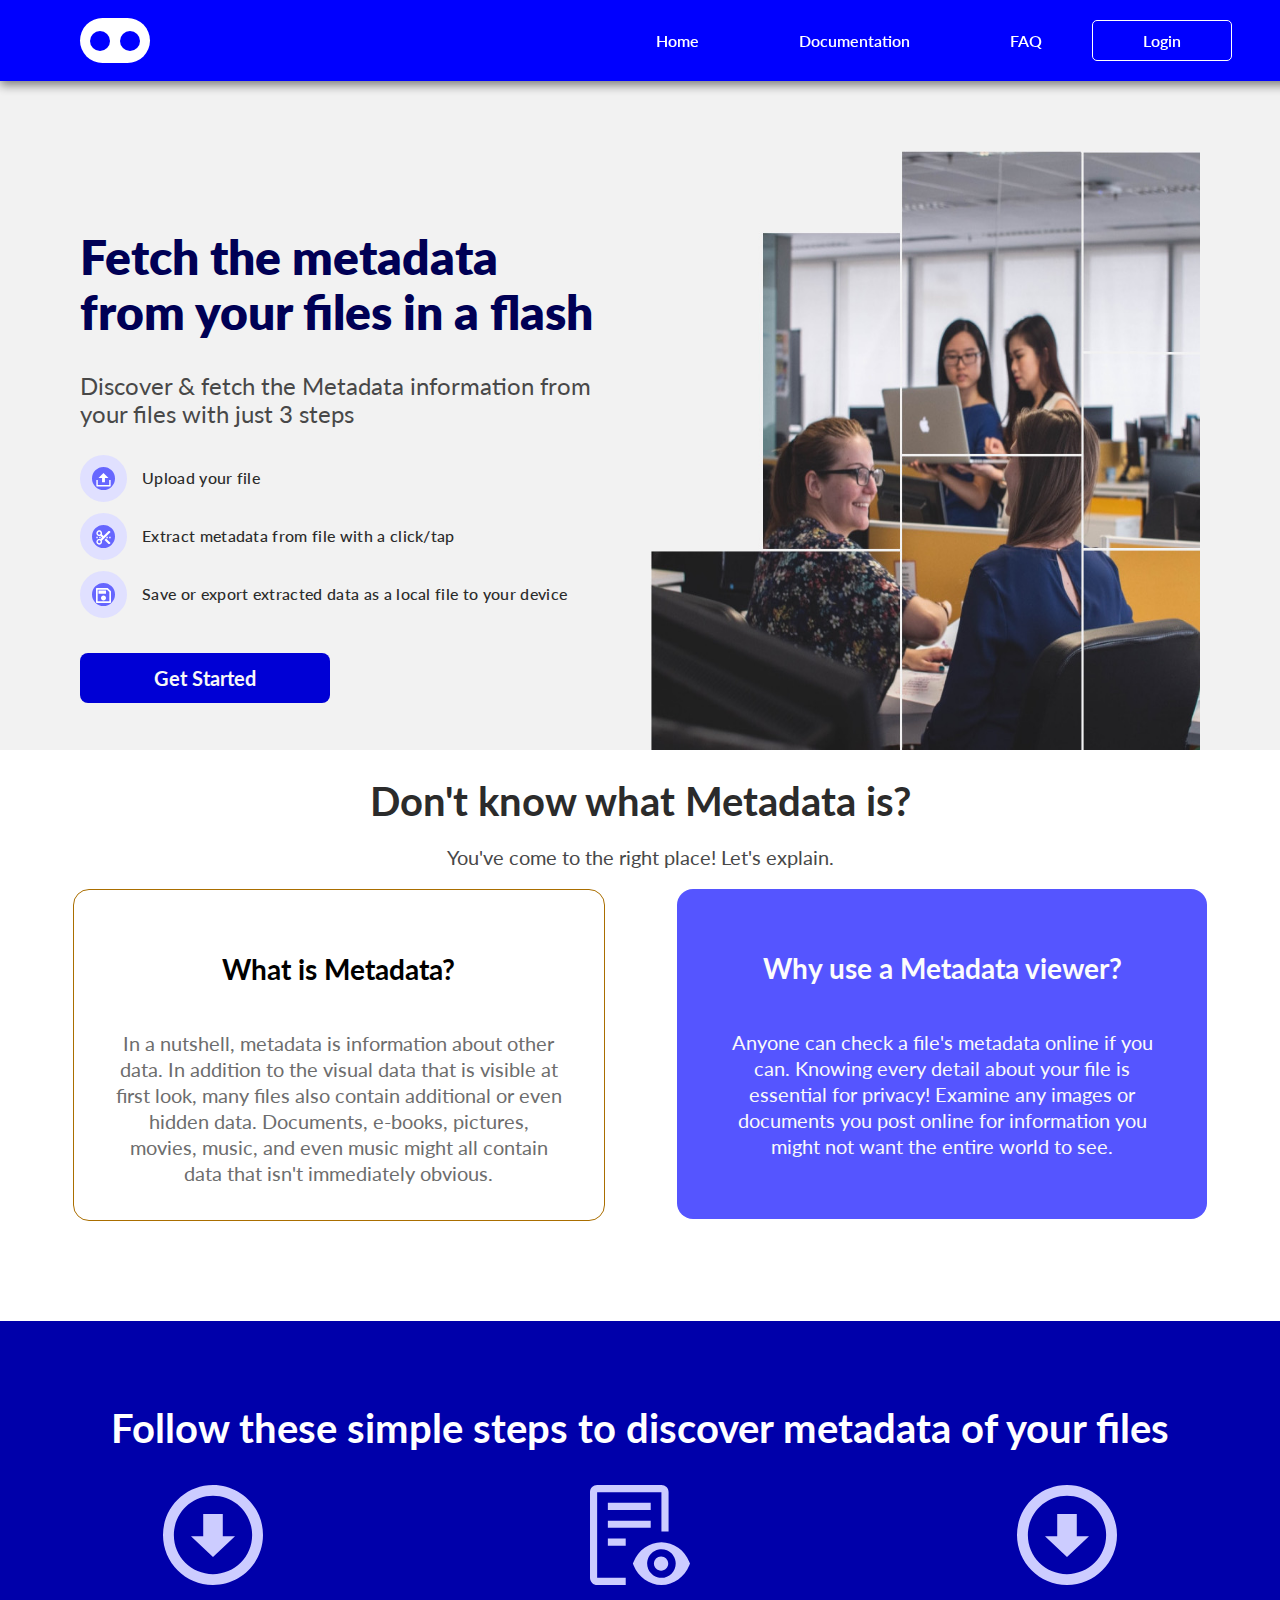
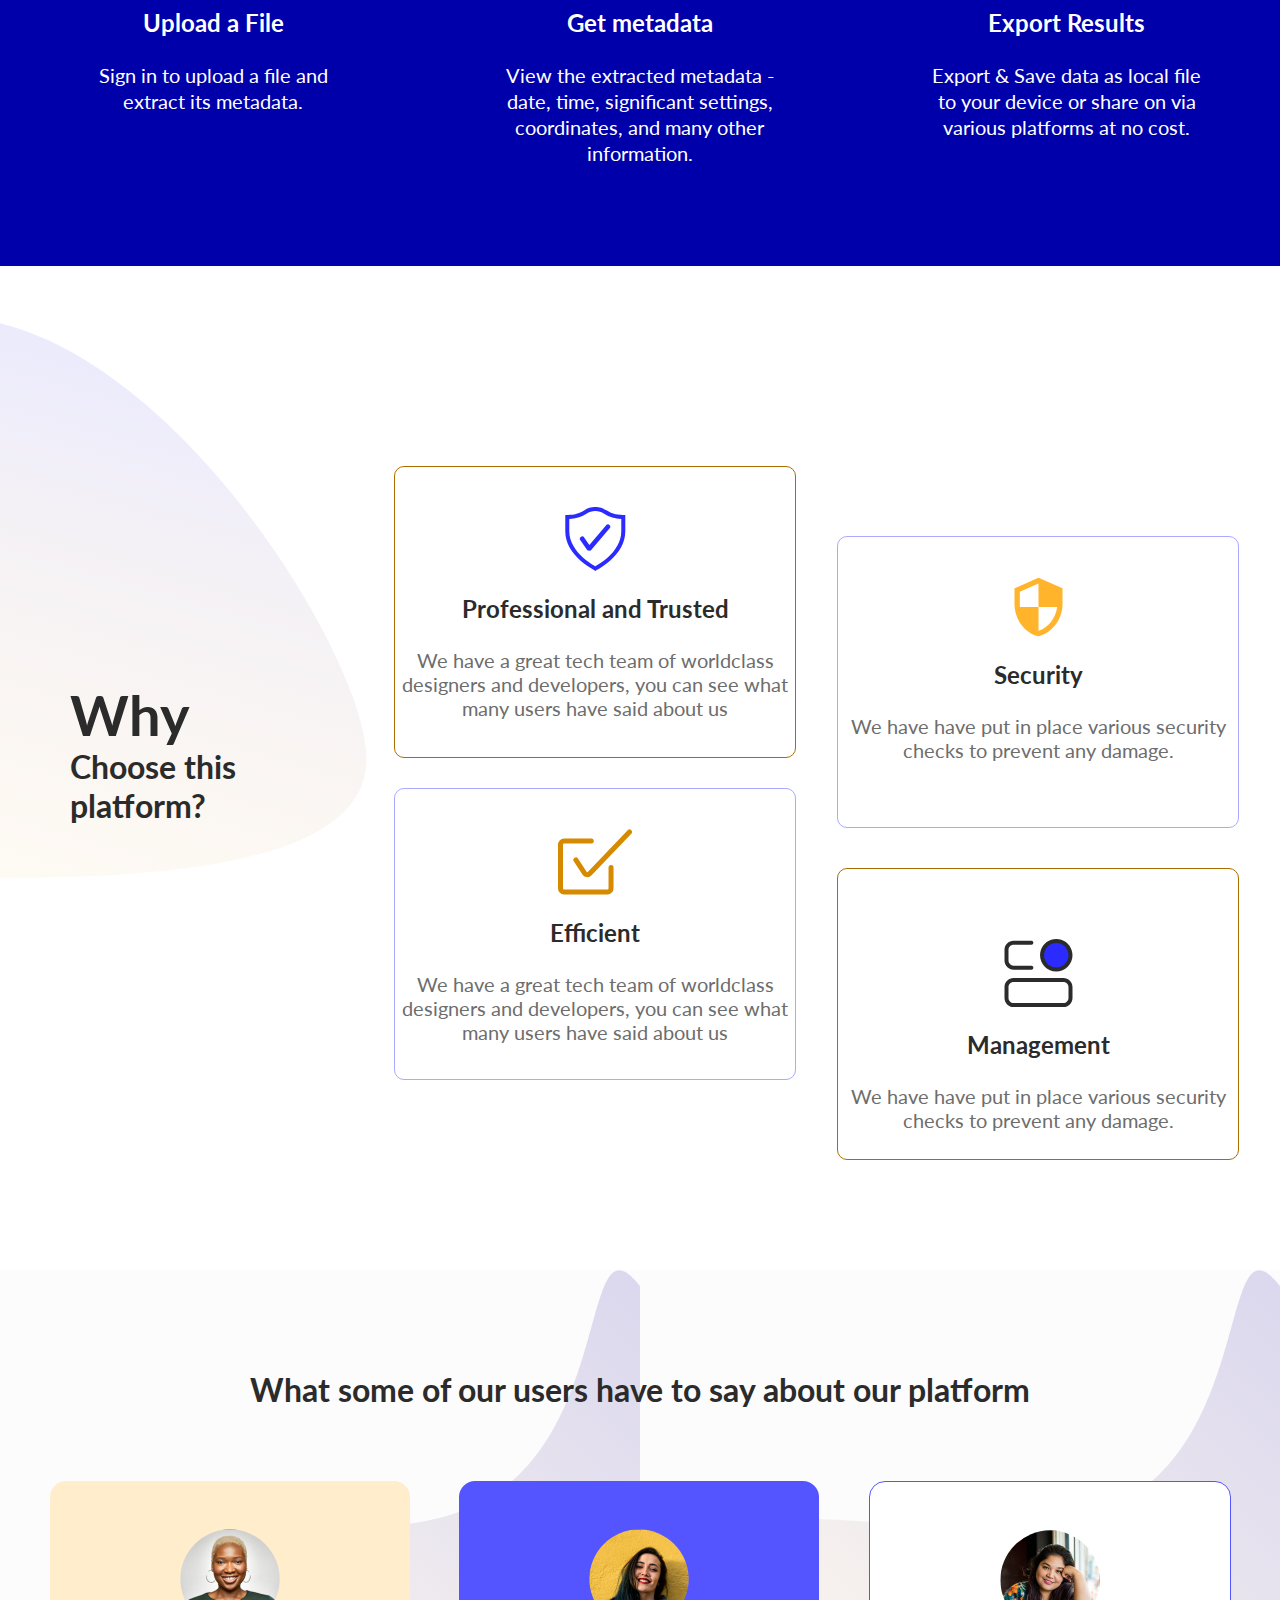
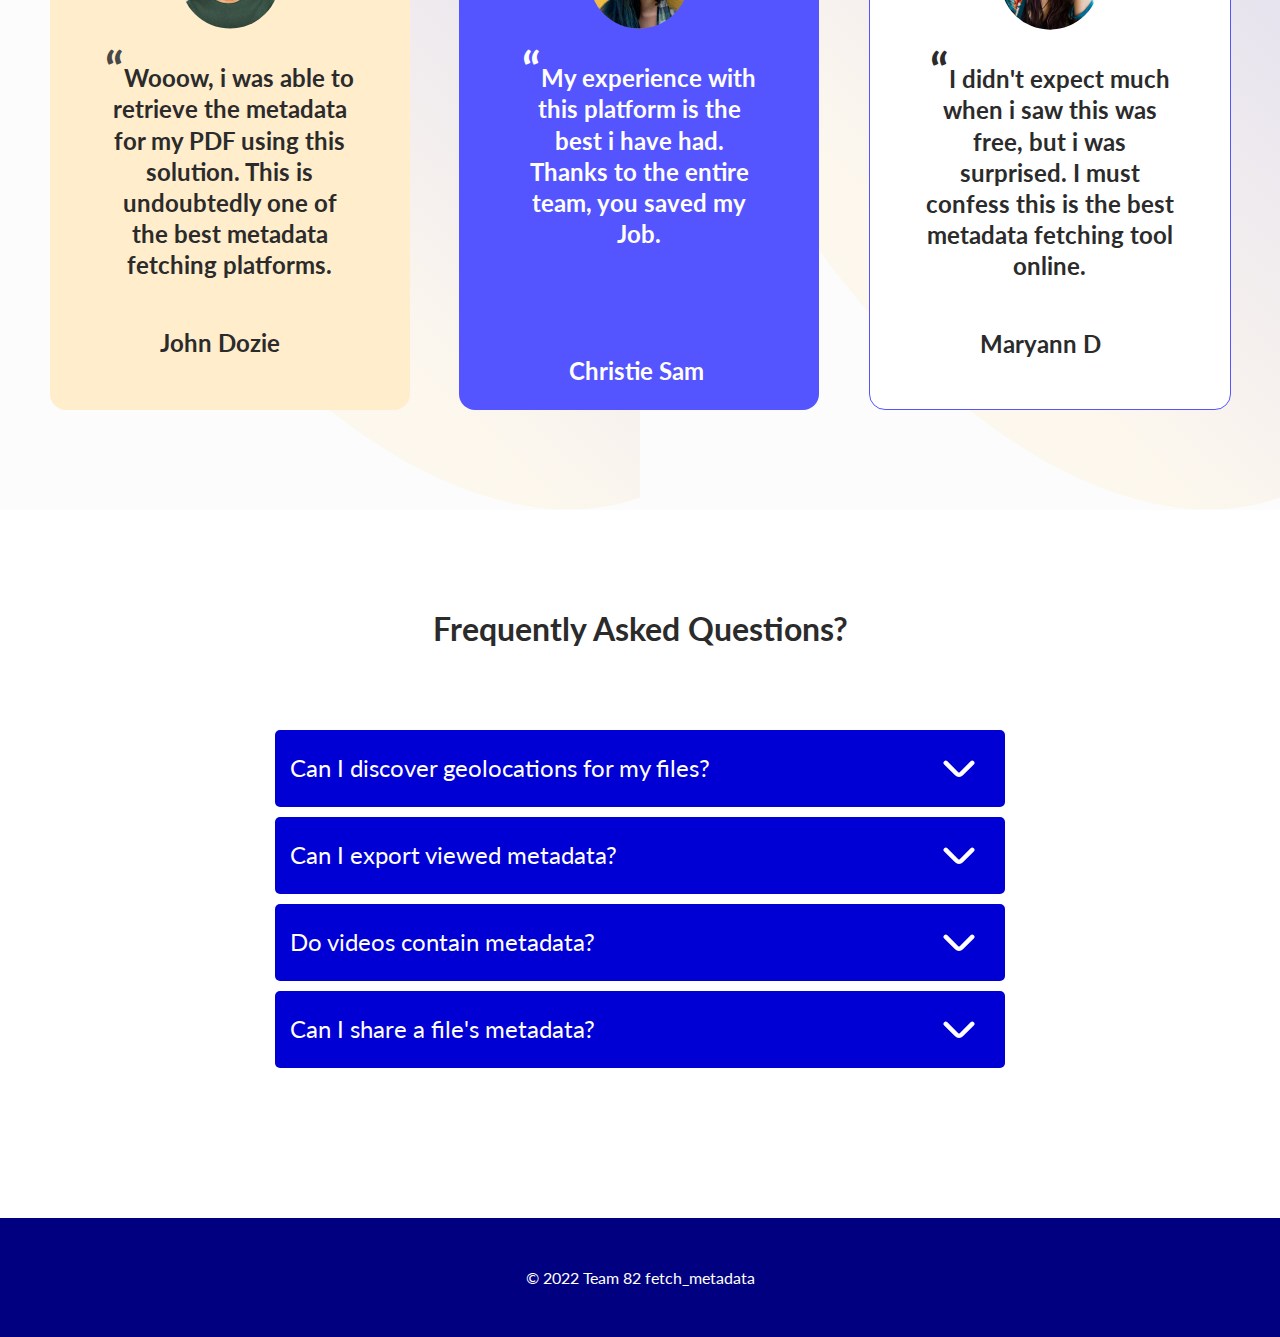
<file: landing page/landing page.html>
<!DOCTYPE html>
<html lang="en">

<head>
  <meta charset="UTF-8">
  <meta http-equiv="X-UA-Compatible" content="IE=edge">
  <meta name="viewport" content="width=device-width, initial-scale=1.0">
  <title>Fetch MetaData</title>

  <script src="https://code.jquery.com/jquery-3.4.1.slim.min.js"
    integrity="sha384-J6qa4849blE2+poT4WnyKhv5vZF5SrPo0iEjwBvKU7imGFAV0wwj1yYfoRSJoZ+n"
    crossorigin="anonymous"></script>

  <script src="https://code.jquery.com/jquery-3.6.0.js" integrity="sha256-H+K7U5CnXl1h5ywQfKtSj8PCmoN9aaq30gDh27Xc0jk="
    crossorigin="anonymous"></script>

  <link rel="stylesheet" href="/landing page/css/style.css">
  <link rel="preconnect" href="https://fonts.googleapis.com">
  <link rel="preconnect" href="https://fonts.gstatic.com" crossorigin>
  <link href="https://fonts.googleapis.com/css2?family=Lato&display=swap" rel="stylesheet">
  <link href="https://fonts.googleapis.com/icon?family=Material+Icons" rel="stylesheet">
</head>

<body>
  <header>
    <div class="hamburger-menu">
      <ul class="menu">
        <li><a class="menuItem" href="#home">Home</a></li>
        <li><a class="menuItem" href="/documentation page/docs.html">Documentation</a></li>
        <li><a class="menuItem" href="#faq">FAQ</a></li>
        <li><a class="menuItem" href="">Login</a></li>
      </ul>
      <button class="hamburger-img">
        <!-- material icons https://material.io/resources/icons/ -->
        <img class="menuIcon" src="/landing page/images/hamburger.png">
        <i class="closeIcon material-icons" id="close" style="filter: brightness(0) invert(1);">close</i>
      </button>
      <div class="logo-header">
        <div class="logo"></div>
        <div class="logo"></div>
      </div>
    </div>
    <nav>
      <div class="logo-header">
        <div class="logo"></div>
        <div class="logo"></div>
      </div>
      <div class="header-text">
        <a href="#home" style="text-decoration: none; border: none;">Home</a>
        <a href="/documentation page/docs.html" class="documentation"
          style="text-decoration: none; border: none;">Documentation</a>
        <a href="#faq" class="documentation" style="text-decoration: none; border: none;">FAQ</a>
        <a class="sign-in" id="sign-in" href="/SignIn Page/login.html">Login</a>
      </div>
    </nav>
  </header>
  <main>
    <div class="landing" id="home">
      <div class="landing-text">
        <div class="text">
          <h1>Fetch the metadata from your files in a flash</h1>
          <h2>Discover & fetch the Metadata information from your files with just 3 steps</h2>
          <div class="burger">
            <div class="burg"><img class="hamburger" src="/landing page/images/upload-file.svg" alt=""></div>
            <p>Upload your file</p>
          </div>
          <div class="burger">
            <div class="burg"><img class="hamburger" src="/landing page/images/extract.svg" alt=""></div>
            <p>Extract metadata from file with a click/tap</p>
          </div>
          <div class="burger">
            <div class="burg"><img class="hamburger" src="/landing page/images/save.svg" alt=""></div>
            <p>Save or export extracted data as a local file to your device</p>
          </div>
          <button class="started" id="get-started-btn">Get Started</button>
        </div>
        <img class="image" src="/landing page/images/header-image.png"></img>
      </div>

    </div>

    <div class="explain" id="documentation">
      <h1 class="explain-h1">Don't know what Metadata is?</h1>
      <p class="explain-p">You've come to the right place! Let's explain.</p>
      <div class="inner-text">
        <div class="metadata-text">
          <h2>What is Metadata?</h2>
          <p>In a nutshell, metadata is information about other data. In addition to the visual data that is visible
            at
            first look, many files also contain additional or even hidden data. Documents, e-books, pictures, movies,
            music, and even music might all contain data that isn't immediately obvious.</p>
        </div>
        <div class="metadata-text2">
          <h2>Why use a Metadata viewer?</h2>
          <p>Anyone can check a file's metadata online if you can. Knowing every detail about your file is essential
            for
            privacy! Examine any images or documents you post online for information you might not want the entire
            world
            to see.</p>
        </div>
      </div>

      <div class="follow">
        <h2>Follow these simple steps to discover metadata of your files</h2>
        <div class="follow-text">
          <div class="vector">
            <img class="vector-svg" src="/landing page/images/download.svg" alt="">
            <h3>Upload a File</h3>
            <p>Sign in to upload a file and extract its metadata.</p>
          </div>
          <div class="get">
            <img class="view-svg" src="/landing page/images/get.svg" alt="">
            <h3>Get metadata</h3>
            <p>View the extracted metadata - date, time, significant settings, coordinates, and many other information.
            </p>
          </div>
          <div class="download">
            <img class="download-svg" src="/landing page/images/download.svg" alt="">
            <h3>Export Results</h3>
            <p>Export & Save data as local file to your device or share on via various platforms at no cost.</p>
          </div>
        </div>
      </div>

      <div class="why">
        <h1 class="platform">Why choose this platform?</h1>
        <h1 class="this">Why <span class="choose">Choose this platform?</span></h1>
        <div class="reason">
          <div class="professional">
            <div class="trusted">
              <img src="/landing page/images/trusted.svg" alt="">
              <h3>Professional and Trusted</h3>
              <p>We have a great tech team of worldclass designers and developers, you can see what many users have said
                about us</p>
            </div>
            <div class="efficient">
              <img src="/landing page/images/efficient.svg" alt="">
              <h3>Efficient</h3>
              <p>We have a great tech team of worldclass designers and developers, you can see what many users have said
                about us</p>
            </div>
          </div>
          <div class="security">
            <div class="secure">
              <img src="/landing page/images/shield.svg" alt="">
              <h3>Security</h3>
              <p>We have have put in place various security checks to prevent any damage.</p>
            </div>
            <div class="management">
              <img src="/landing page/images/management.svg" alt="" style="padding-top: 30px;">
              <h3>Management</h3>
              <p>We have have put in place various security checks to prevent any damage.</p>
            </div>
          </div>
        </div>
      </div>

      <div class="users">
        <h1>What some of our users have to say about our platform</h1>
        <div class="cards">
          <div class="first-user">
            <img src="/landing page/images/Dozie.svg" alt="">
            <p class="words"><span style="color: #484848; font-size: 3rem;">“</span>Wooow, i was able to retrieve the
              metadata for my PDF using this solution. This is undoubtedly one of
              the best metadata fetching platforms.</p>
            <p class="name">John Dozie</p>
          </div>
          <div class="second-user">
            <img src="/landing page/images/Christie.svg" alt="">
            <p class="words"><span style="color: #FFFFFF; font-size: 3rem;">“</span>My experience with this platform is
              the best i have had. Thanks to the entire team, you saved my Job.
            </p>
            <p class="name" style="padding-top: 60px;">Christie Sam</p>
          </div>
          <div class="third-user">
            <img src="/landing page/images/Maryann.svg" alt="">
            <p class="words"><span style="color: #2B2B2B; font-size: 3rem;">“</span>I didn't expect much when i saw
              this was free, but i was surprised. I must confess this is the best
              metadata fetching tool online.</p>
            <p class="name">Maryann D</p>
          </div>
        </div>
      </div>
      <!-- BUNMI's ADDED CODE FOR FAQ -->
      <div class="faq" id="faq">
        <h1>Frequently Asked Questions?</h1>
        <div class="content">
          <div class="question">
            <p class="questions">Can I discover geolocations for my files?</p>
          </div>
          <div class="answer">
            <p class="answers">Yes, but just if the file includes GPS position information. To find out,
              upload it to our platform. In
              the
              phone's settings, you can disable geotagging. Here, GPS information will not be present in images.</p>
          </div>
        </div>
        <div class="content">
          <div class="question">
            <p class="questions">Can I export viewed metadata?</p>
          </div>
          <div class="answer">
            <p class="answers">Our platform allows you to export viewed metadata to local drive or device</p>
          </div>
        </div>
        <div class="content">
          <div class="question">
            <p class="questions">Do videos contain metadata?</p>
          </div>
          <div class="answer">
            <p class="answers">All digital files contain metadata. However, multiple factors may determine availability
              of a certain
              metadata. Such as kind of device, device configuration and kind of digital file</p>
          </div>
        </div>
        <div class="content">
          <div class="question">
            <p class="questions">Can I share a file's metadata?</p>
          </div>
          <div class="answer">
            <p>Our platform allows you to obtain and share your metadata with family, friends and colleagues online</p>
          </div>
        </div>
      </div>
      <!-- BUNMI's ADDED CODE FOR FAQ -->

      <!-- <div class="faq" id="faq">
        <h1>Frequently Asked Questions?</h1>
        <div class="questions">
          <div class="button">
            <button class="btn">Can I discover geolocations for my files?<img class="open-btn" id="open-btn" onclick="openButton()" onclick="closeButton()" src="images/open.svg"
                alt=""><img class="close-btn" onclick="closeButton()" id="close-btn" src="images/close.svg" alt=""></button>
            <p class="answers" id="answers">Yes, but just if the file includes GPS position information. To find out,
              upload it to our platform. In
              the
              phone's settings, you can disable geotagging. Here, GPS information will not be present in images.</p>
          </div>
          <div class="button">
            <button class="btn">Can I export viewed metadata?<img class="open-btn" onclick="openButton()" id="open" src="images/open.svg"
                alt=""><img class="close-btn" id="close-btn" src="images/close.svg" alt=""></button>
            <p class="answers"></p>
          </div>
          <div class="button">
            <button class="btn">Do videos contain metadata?<img class="open-btn" onclick="openButton()" id="open" src="images/open.svg" alt=""><img
                class="close-btn" id="close-btn" src="images/close.svg" alt=""></button>
            <p class="answers"></p>
          </div>
          <div class="button">
            <button class="btn">Can I share a files metadata?<img class="open-btn" onclick="openButton()" id="open" src="images/open.svg"
                alt=""><img class="close-btn" id="close-btn" src="images/close.svg" alt=""></button>
            <p class="answers"></p>
          </div>
        </div>
      </div>
    </div> -->

  </main>
  <footer>&copy; 2022 Team 82 fetch_metadata</footer>
  <script src="/landing page/script.js"></script>
</body>

</html>
</file>
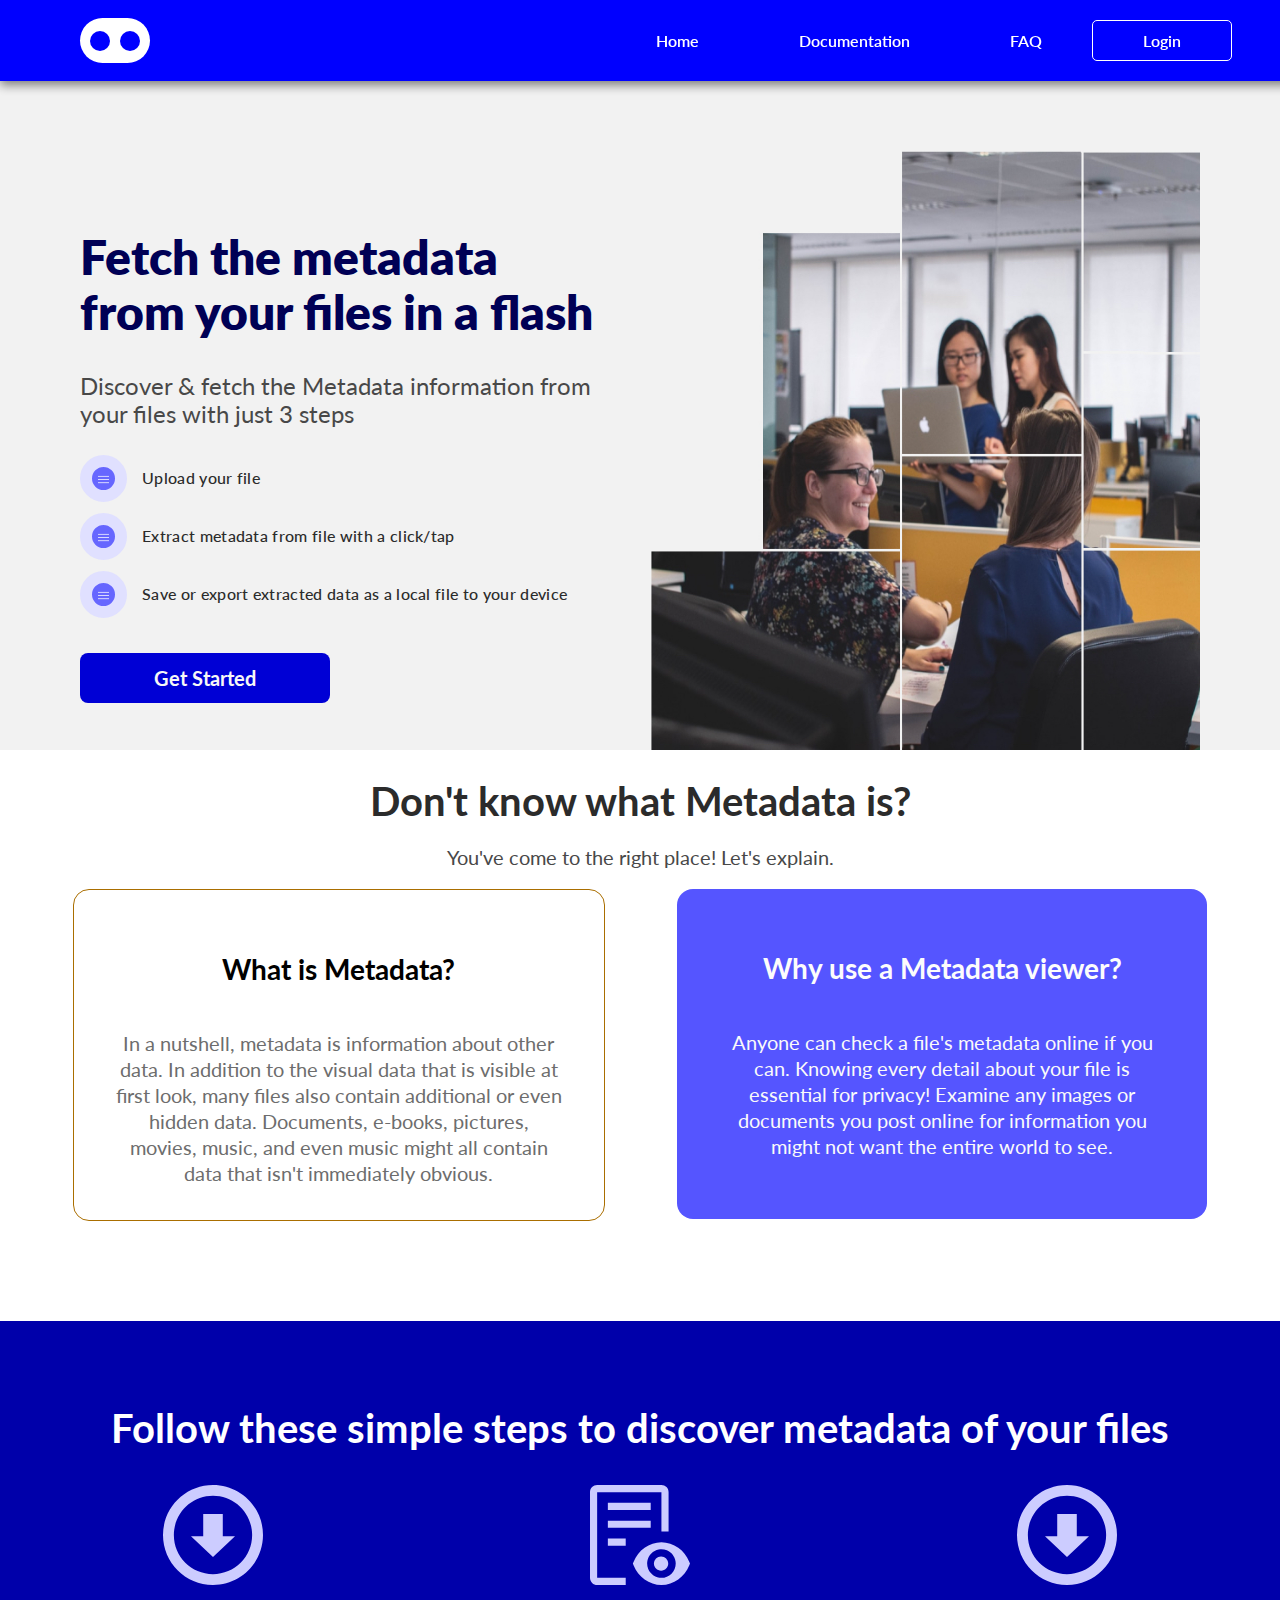
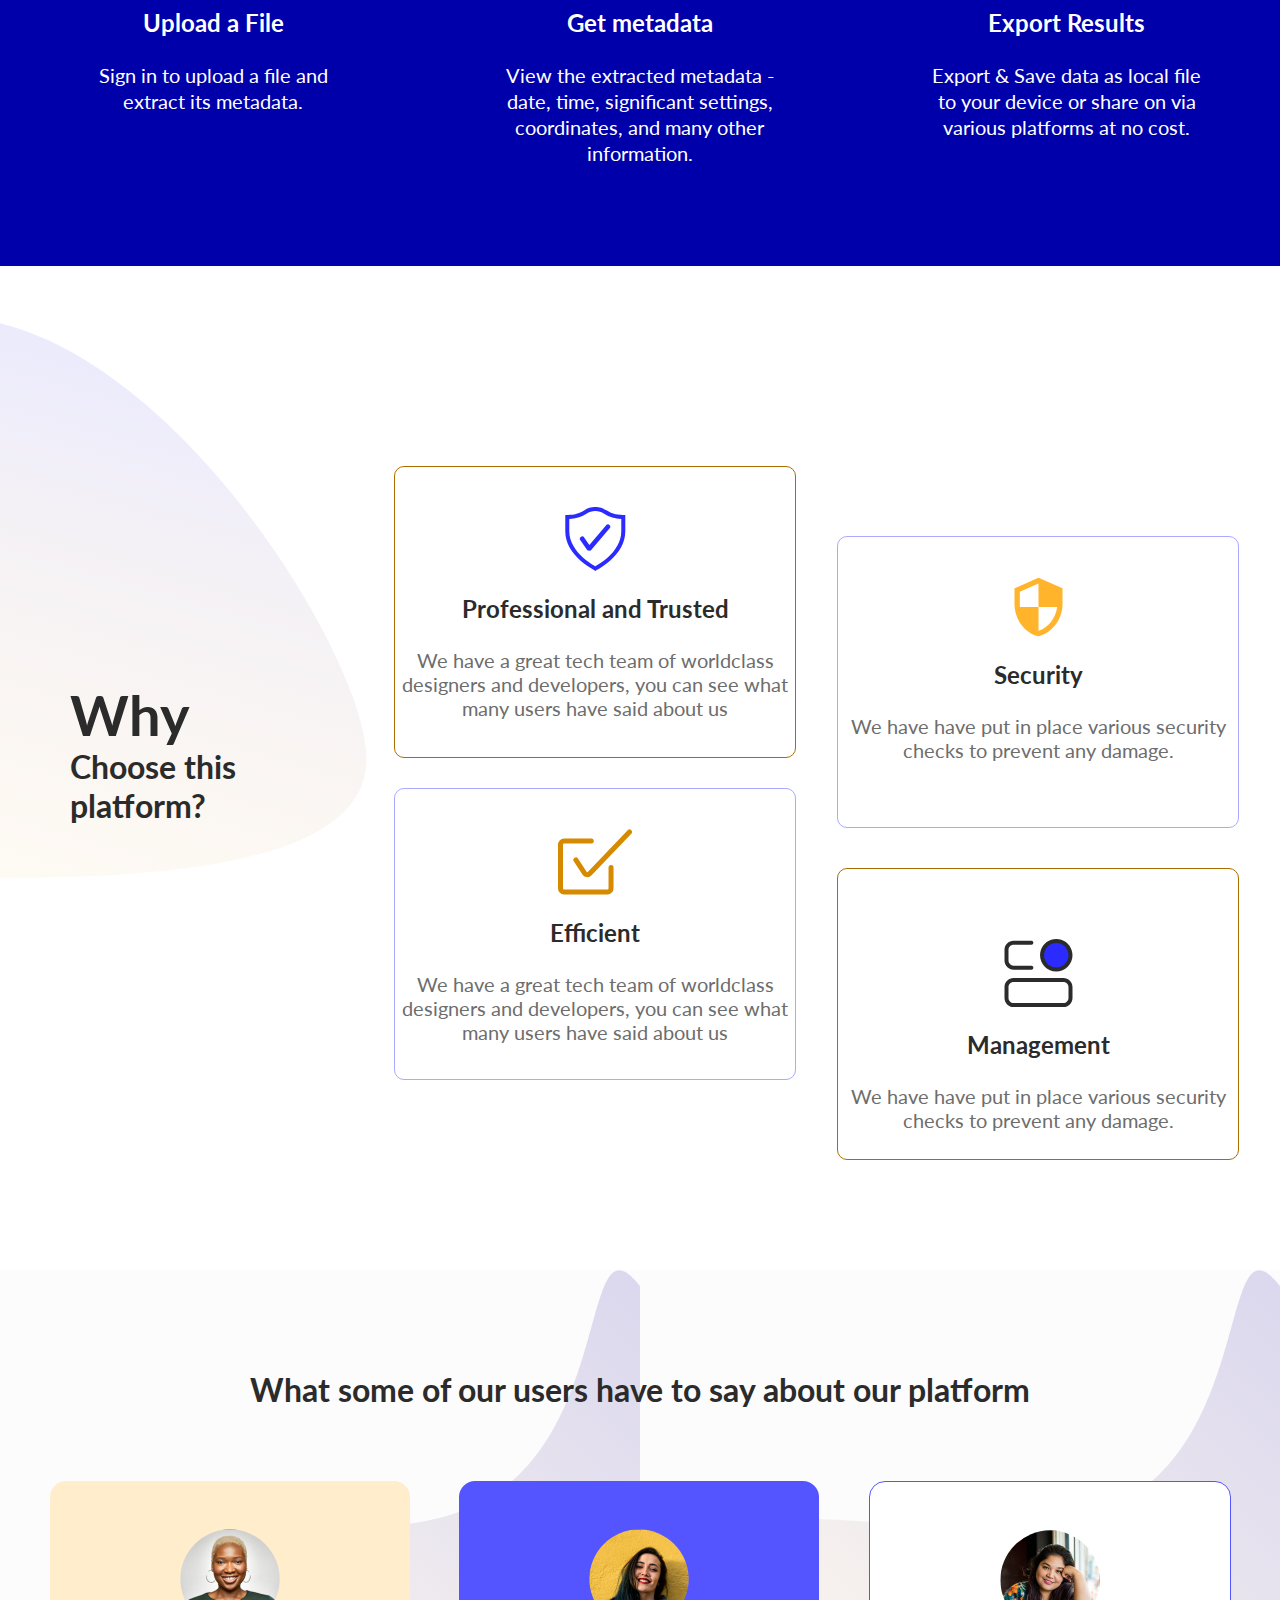
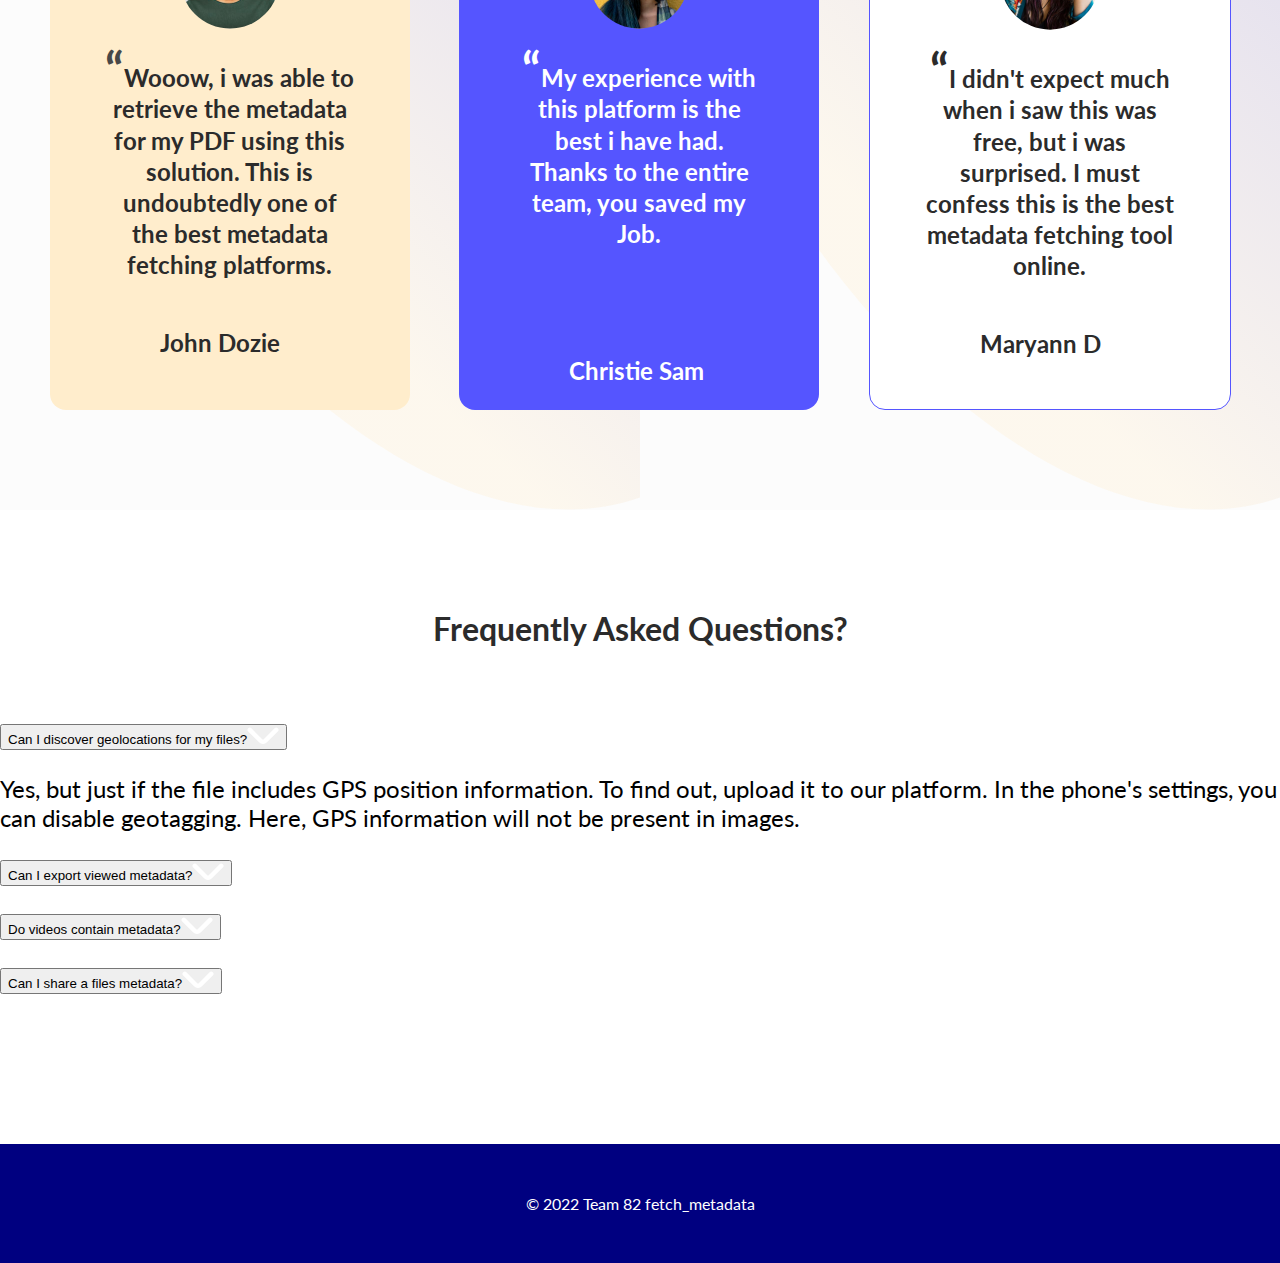
<file: landing page/landingPage.html>
<!DOCTYPE html>
<html lang="en">

<head>
  <meta charset="UTF-8">
  <meta http-equiv="X-UA-Compatible" content="IE=edge">
  <meta name="viewport" content="width=device-width, initial-scale=1.0">
  <title>Fetch MetaData</title>
  <link rel="stylesheet" href="/landing page/css/style.css">
  <link rel="preconnect" href="https://fonts.googleapis.com">
  <link rel="preconnect" href="https://fonts.gstatic.com" crossorigin>
  <link href="https://fonts.googleapis.com/css2?family=Lato&display=swap" rel="stylesheet">
  <link href="https://fonts.googleapis.com/icon?family=Material+Icons" rel="stylesheet">
</head>

<body>
  <header>
    <div class="hamburger-menu">
      <ul class="menu">
        <!-- <li><a class="menuItem" href="#home">Home</a></li> -->
        <li><a class="menuItem" href="#documentation">Documentation</a></li>
        <li><a class="menuItem" href="#faq">FAQ</a></li>
        <li><a class="menuItem" href="/SignIn Page/login.html">Login</a></li>
      </ul>
      <button class="hamburger-img">
        <!-- material icons https://material.io/resources/icons/ -->
        <img class="menuIcon" src="/landing page/images/hamburger.png">
        <i class="closeIcon material-icons" id="close" style="filter: brightness(0) invert(1);">close</i>
      </button>
      <div class="logo-header">
        <div class="logo"></div>
        <div class="logo"></div>
      </div>
    </div>
    <nav>
      <div class="logo-header">
        <div class="logo"></div>
        <div class="logo"></div>
      </div>
      <div class="header-text">
        <a href="#home" style="text-decoration: none; border: none;">Home</a>
        <a href="#documentation" class="documentation" style="text-decoration: none; border: none;">Documentation</a>
        <a href="#faq" class="documentation" style="text-decoration: none; border: none;">FAQ</a>
        <a class="sign-in" href="/SignIn Page/login.html">Login</a>
      </div>
    </nav>
  </header>
  <main>
    <div class="landing" id="home">
      <div class="landing-text">
        <div class="text">
          <h1>Fetch the metadata from your files in a flash</h1>
          <h2>Discover & fetch the Metadata information from your files with just 3 steps</h2>
          <div class="burger">
            <div class="burg"><img class="hamburger" src="/landing page/images/menu.png" alt=""></div>
            <p>Upload your file</p>
          </div>
          <div class="burger">
            <div class="burg"><img class="hamburger" src="/landing page/images/menu.png" alt=""></div>
            <p>Extract metadata from file with a click/tap</p>
          </div>
          <div class="burger">
            <div class="burg"><img class="hamburger" src="/landing page/images/menu.png" alt=""></div>
            <p>Save or export extracted data as a local file to your device</p>
          </div>
          <a href="/reg page/reg.html" style="text-decoration: none;"><button class="started">Get Started</button> </a>
          <!-- <button ><a href="/reg page/index.html">Get Started</a></button> -->
        </div>
        <img class="image" src="/landing page/images/Grid pix Landing Page.png"></img>
      </div>

    </div>

    <div class="explain" id="documentation">
      <h1 class="explain-h1">Don't know what Metadata is?</h1>
      <p class="explain-p">You've come to the right place! Let's explain.</p>
      <div class="inner-text">
        <div class="metadata-text">
          <h2>What is Metadata?</h2>
          <p>In a nutshell, metadata is information about other data. In addition to the visual data that is visible
            at
            first look, many files also contain additional or even hidden data. Documents, e-books, pictures, movies,
            music, and even music might all contain data that isn't immediately obvious.</p>
        </div>
        <div class="metadata-text2">
          <h2>Why use a Metadata viewer?</h2>
          <p>Anyone can check a file's metadata online if you can. Knowing every detail about your file is essential
            for
            privacy! Examine any images or documents you post online for information you might not want the entire
            world
            to see.</p>
        </div>
      </div>

      <div class="follow">
        <h2>Follow these simple steps to discover metadata of your files</h2>
        <div class="follow-text">
          <div class="vector">
            <img class="vector-svg" src="/landing page/images/download.svg" alt="">
            <h3>Upload a File</h3>
            <p>Sign in to upload a file and extract its metadata.</p>
          </div>
          <div class="get">
            <img class="view-svg" src="/landing page/images/get.svg" alt="">
            <h3>Get metadata</h3>
            <p>View the extracted metadata - date, time, significant settings, coordinates, and many other information.
            </p>
          </div>
          <div class="download">
            <img class="download-svg" src="/landing page/images/download.svg" alt="">
            <h3>Export Results</h3>
            <p>Export & Save data as local file to your device or share on via various platforms at no cost.</p>
          </div>
        </div>
      </div>

      <div class="why">
        <h1 class="platform">Why choose this platform?</h1>
        <h1 class="this">Why <span class="choose">Choose this platform?</span></h1>
        <div class="reason">
          <div class="professional">
            <div class="trusted">
              <img src="/landing page/images/trusted.svg" alt="">
              <h3>Professional and Trusted</h3>
              <p>We have a great tech team of worldclass designers and developers, you can see what many users have said
                about us</p>
            </div>
            <div class="efficient">
              <img src="/landing page/images/efficient.svg" alt="">
              <h3>Efficient</h3>
              <p>We have a great tech team of worldclass designers and developers, you can see what many users have said
                about us</p>
            </div>
          </div>
          <div class="security">
            <div class="secure">
              <img src="/landing page/images/shield.svg" alt="">
              <h3>Security</h3>
              <p>We have have put in place various security checks to prevent any damage.</p>
            </div>
            <div class="management">
              <img src="/landing page/images/management.svg" alt="" style="padding-top: 30px;">
              <h3>Management</h3>
              <p>We have have put in place various security checks to prevent any damage.</p>
            </div>
          </div>
        </div>
      </div>

      <div class="users">
        <h1>What some of our users have to say about our platform</h1>
        <div class="cards">
          <div class="first-user">
            <img src="/landing page/images/Dozie.svg" alt="">
            <p class="words"><span style="color: #484848; font-size: 3rem;">“</span>Wooow, i was able to retrieve the
              metadata for my PDF using this solution. This is undoubtedly one of
              the best metadata fetching platforms.</p>
            <p class="name">John Dozie</p>
          </div>
          <div class="second-user">
            <img src="/landing page/images/Christie.svg" alt="">
            <p class="words"><span style="color: #FFFFFF; font-size: 3rem;">“</span>My experience with this platform is
              the best i have had. Thanks to the entire team, you saved my Job.
            </p>
            <p class="name" style="padding-top: 60px;">Christie Sam</p>
          </div>
          <div class="third-user">
            <img src="/landing page/images/Maryann.svg" alt="">
            <p class="words"><span style="color: #2B2B2B; font-size: 3rem;">“</span>I didn't expect much when i saw
              this was free, but i was surprised. I must confess this is the best
              metadata fetching tool online.</p>
            <p class="name">Maryann D</p>
          </div>
        </div>
      </div>

      <div class="faq" id="faq">
        <h1>Frequently Asked Questions?</h1>
        <div class="questions">
          <div class="button">
            <button class="btn">Can I discover geolocations for my files?<img class="open-btn" id="open-btn" onclick="openButton()" onclick="closeButton()" src="/landing page/images/open.svg"
                alt=""><img class="close-btn" onclick="closeButton()" id="close-btn" src="/landing page/images/close.svg" alt=""></button>
            <p class="answers" id="answers">Yes, but just if the file includes GPS position information. To find out,
              upload it to our platform. In
              the
              phone's settings, you can disable geotagging. Here, GPS information will not be present in images.</p>
          </div>
          <div class="button">
            <button class="btn">Can I export viewed metadata?<img class="open-btn" onclick="openButton()" id="open" src="/landing page/images/open.svg"
                alt=""><img class="close-btn" id="close-btn" src="/landing page/images/close.svg" alt=""></button>
            <p class="answers"></p>
          </div>
          <div class="button">
            <button class="btn">Do videos contain metadata?<img class="open-btn" onclick="openButton()" id="open" src="/landing page/images/open.svg" alt=""><img
                class="close-btn" id="close-btn" src="/landing page/images/close.svg" alt=""></button>
            <p class="answers"></p>
          </div>
          <div class="button">
            <button class="btn">Can I share a files metadata?<img class="open-btn" onclick="openButton()" id="open" src="/landing page/images/open.svg"
                alt=""><img class="close-btn" id="close-btn" src="/landing page/images/close.svg" alt=""></button>
            <p class="answers"></p>
          </div>
        </div>
      </div>
    </div>

  </main>
  <footer>&copy; 2022 Team 82 fetch_metadata</footer>
  <script src="/landing page/script.js"></script>
</body>

</html>
</file>
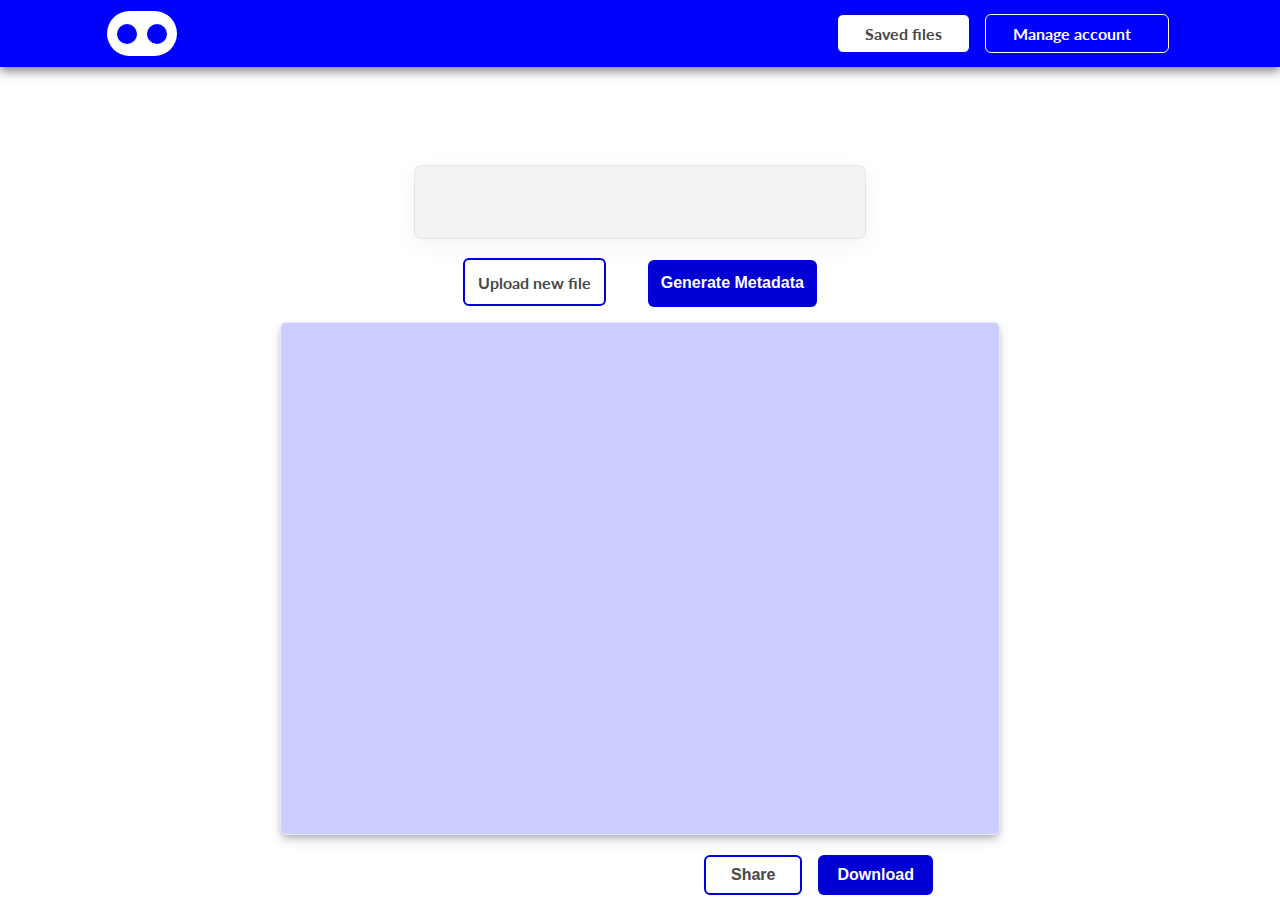
<file: metadata page/metadata.html>
<!DOCTYPE html>
<html lang="en">
	<head>
		<meta charset="UTF-8" />
		<meta name="viewport" content="width=device-width, initial-scale=1.0" />
		<title>Metadata display page</title>
		<link
			rel="stylesheet"
			href="https://cdnjs.cloudflare.com/ajax/libs/font-awesome/6.1.2/css/all.min.css"
			integrity="sha512-1sCRPdkRXhBV2PBLUdRb4tMg1w2YPf37qatUFeS7zlBy7jJI8Lf4VHwWfZZfpXtYSLy85pkm9GaYVYMfw5BC1A=="
			crossorigin="anonymous"
			referrerpolicy="no-referrer"
		/>
		<!-- <link rel="stylesheet" href="/metadata page/metadata.css" /> -->
		<link rel="stylesheet" href="metadata.css" />

		<script src="https://code.jquery.com/jquery-3.4.1.slim.min.js"
			integrity="sha384-J6qa4849blE2+poT4WnyKhv5vZF5SrPo0iEjwBvKU7imGFAV0wwj1yYfoRSJoZ+n"
			crossorigin="anonymous"></script>
		
		<script src="https://code.jquery.com/jquery-3.6.0.js" integrity="sha256-H+K7U5CnXl1h5ywQfKtSj8PCmoN9aaq30gDh27Xc0jk="
			crossorigin="anonymous"></script>
	</head>

	<body>
		<header>
			<!-- left nav-bar -->
			<nav class="nav-bar">
				<div class="nav-logo">
					<div class="logo-head">
						<div class="logo"><a href="#"></a></div>
						<div class="logo"><a href="#"></a></div>
					</div>
				</div>
				<!-- right nav-bar -->
				<div class="nav-menu">
					<ul>
						<li id="saved-files" class="nav-item"><a href="/savedfile page/saved.html">Saved files</a></li>
						<li id="manage-account" class="nav-item">
							<a class="manage" href="#">Manage account <i id="m-icon" class="fa-solid fa-angle-down"></i></a>
							<div class="dropdown_menu" id="drop">
								<ul>
									<li id="user-email-field">
										
									</li>
									<li>
										<a href="/Change Password Page/changePassword.html" id="change-password">Change password<i class="fa-solid fa-unlock-keyhole"></i></a>
									</li>
									<li><a href="#" id="logout">Logout</a></li>
								</ul>
							</div>
						</li>
					</ul>
				</div>
				<!-- mobile view hamburger -->
				<div class="hamburger">
					<img src="/metadata page/icons/hamburger/Vector.svg" class="hamburger-image" alt="menu" />
				</div>
			</nav>
		</header>
		<!-- main section-->
		<main>
			<section class="section1">
				<div id="display_file">
					<figure>
						<img id="chosen-file" />
						<figcaption id="file-name"></figcaption>
					</figure>
				</div>
			</section>

			<section class="section2">
				<form enctype="multipart/form-data" id="formD">
					<input type="file" name="uploaded_file" id="file_input" accept="image/*, .json, .pdf, .csv" />
					<label for="file_input">Upload new file</label>
					<input type="submit" value="Generate Metadata" id="uploadBtn" />
				</form>
			</section>

			<section class="section3">
				<div class="container">
					<div id="display-metadata"></div>
				</div>
			</section>

			<section class="section4">
				<button id="share-btn">Share</button>
				<button id="download-btn">Download</button>
			</section>
		</main>

		<!-- Loading -->
		<div class="container-x hide" id="loading">
			<div class="overlay">
				<div id="animation">
					<div class="loader"></div>
					<div class="dots">
						<div class="first-dot"></div>
						<div class="second-dot"></div>
					</div>
				</div>
			</div>
			<p>A bunch of content here.....</p>
		</div>
		<script src="/metadata page/metadata.js"></script>
	</body>
</html>
</file>
<file: landing page/css/style.css>
body {
  font-family: 'Lato', sans-serif;
  margin: 0;
}

.hamburger-menu {
  display: none;
}

.hamburger-img {
  /* position: absolute; */
  z-index: 100;
  top:
    /*1rem*/
    0;
  right:
    /*1rem*/
    0;
  padding: 4px;
  border:
    /*black solid 1px*/
    none;
  background-color: #0000FF;
  cursor: pointer;
}

#close {
  display: none;
}

.menuItem {
  display: block;
  margin: 2rem 4rem;
  font-size: 1.8rem;
  color: #FFFFFF;
  text-decoration: none;
}

.menuItem:hover {
  color: darkgray;
}

.menu {
  position: fixed;
  transform: translateY(-100%);
  transition: transform 0.2s;
  top: 0;
  left: 0;
  right: 0;
  bottom: 0;
  z-index: 99;
  background-color: #0000FF;
  list-style: none;
  padding-top: 4rem;
}

ul {
  margin-top: 0;
}

.showMenu {
  transform: translateY(0);
}

nav {
  display: flex;
  flex-direction: row;
  justify-content: space-between;
  align-items: center;
  padding: 10px 80px;
  /* gap: 444px; */

  /* position: absolute; */
  /* width: 1728px;
  height: 128px; */
  /* left: 0px;
  top: 0px; */

  /* Primary/90 */

  background: #0000FF;
  box-shadow: 0px 4px 10px rgba(0, 0, 0, 0.5);
  position: fixed;
  width: 90%;
}

.logo {
  display: flex;
  flex-direction: row;
  align-items: flex-start;
  /* padding: 4px; */
  gap: 10px;

  /* position: absolute; */
  width: 20px;
  height: 20px;
  /* left: 88px;
  top: 50px; */
  margin-top: 8px;
  background: #0000FF;
  border-radius: 200px;
}

.logo-header {
  display: flex;
  flex-direction: row;
  align-items: flex-start;
  /* padding: 10px; */
  padding: 5px 10px 12px;
  gap: 10px;

  /* width: 65px 78px; */
  /* height: 40px 49px; */

  background: #FFFFFF;
  border-radius: 200px;

}

nav p {
  font-style: normal;
  font-weight: 700;
  font-size: 1rem;
  line-height: 120%;
  /* identical to box height, or 29px */
  color: #FFFFFF;
  padding-right: 40px;
}

nav a {
  display: flex;
  align-items: center;
  font-style: normal;
  font-weight: 600;
  font-size: 1rem;
  line-height: 29px;
  /* identical to box height */
  text-decoration: none;

  /* 1stcolor/100 */
  border: 1px solid #FFFFFF;
  color: #FFFFFF;
  padding: 5px 50px;
  border-radius: 5px;
  margin: 10px 0;
}

.header-text {
  display: flex;
  align-items: center;
}

.landing-text {
  display: flex;
  background-color: #F2F2F2;
  padding: 0 80px;
  align-items: center;
  padding-top: 150px;
}

.text h1 {
  font-style: normal;
  font-weight: 800;
  font-size: 3rem;
  line-height: 115%;
  /* or 74px */

  display: flex;
  align-items: center;

  /* Primary/100 */

  color: #000055;

}

.text h2 {
  font-style: normal;
  font-weight: 400;
  font-size: 1.5rem;
  line-height: 120%;
  /* or 48px */

  display: flex;
  align-items: center;

  color: #484848;
}

.text p {
  align-items: center;
  color: #2B2B2B;
  display: flex;
  height: 26px;
  font-size: 1rem;
  font-style: normal;
  font-weight: 500;
  letter-spacing: 0.02em;
  line-height: 1.625rem;
  width: 100%;
  padding-left: 15px;
}

.burger {
  display: flex;
  justify-content: space-evenly;
  align-items: center;
}

.burg {
  background-color: #6666FF;
  padding: 4px;
  border: 12px solid #E0E0FF;
  border-radius: 100%;
  width: 15px;
  height: 15px;
}

.hamburger {
  filter: brightness(0) invert(1);
  height: 15px;
  width: 15px;
}

.image {
  width: 550px;
  height: 600px;
  padding-left: 50px;
}

.started {
  font-family: 'Lato', sans-serif;
  display: flex;
  flex-direction: row;
  justify-content: center;
  align-items: center;
  padding: 25px 32px;
  /* gap: 10px; */
  border: none;
  width: 250px;
  height: 30px;
  font-style: normal;
  font-weight: 700;
  font-size: 20px;
  line-height: 120%;
  text-decoration: none;
  /* Primary/70 */
  color: #F7F7F7;
  background: #0000D5;
  border-radius: 8px;
  margin-top: 30px;
  cursor: pointer;
}

.explain-h1 {
  font-style: normal;
  font-weight: 700;
  font-size: 2.5rem;
  line-height: 120%;
  /* or 67px */

  text-align: center;

  /* 1stcolor/1200 */

  color: #2B2B2B;
  margin-bottom: 0;
}

.explain-p {
  font-style: normal;
  font-weight: 400;
  font-size: 1.25rem;
  line-height: 120%;
  /* or 38px */

  text-align: center;

  /* 1stcolor/1100 */

  color: #484848;
}

.inner-text {
  display: flex;
  justify-content: space-evenly;
}

.metadata-text {
  border: 1px solid #AA6E00;
  display: flex;
  flex-direction: column;
  align-items: center;
  padding: 40px;
  /* gap: 29px; */

  width: 450px;
  height: 250px;
  border-radius: 16px;
}

.metadata-text h2 {
  font-style: normal;
  font-weight: 700;
  font-size: 1.75rem;
  line-height: 120%;
  /* identical to box height, or 48px */

  text-align: center;
}

.metadata-text p {
  /* width: 611px;
  height: 283px; */
  font-style: normal;
  font-weight: 400;
  font-size: 1.25rem;
  line-height: 130%;
  /* or 42px */

  text-align: center;

  /* 1stcolor/1000 */

  color: #6D6D6D;
}

.metadata-text2 {
  display: flex;
  flex-direction: column;
  align-items: center;
  padding: 40px;
  /* gap: 29px; */

  width: 450px;
  height: 250px;

  background: #5555FF;
  border-radius: 16px;

}

.metadata-text2 h2 {
  font-style: normal;
  font-weight: 700;
  font-size: 1.75rem;
  line-height: 120%;
  /* identical to box height, or 48px */

  text-align: center;

  color: #FCFCFC;
}

.metadata-text2 p {
  font-style: normal;
  font-weight: 400;
  font-size: 1.25rem;
  line-height: 130%;
  /* or 42px */

  text-align: center;

  color: #FAFAFA;
}

.follow {
  background: #0000AA;
  margin-top: 100px;
  padding: 50px 0 80px;
}

.follow h2 {
  font-style: normal;
  font-weight: 700;
  font-size: 2.5rem;
  line-height: 120%;
  /* identical to box height, or 58px */

  text-align: center;

  /* 1stcolor/100 */

  color: #FFFFFF;

}

.follow-text {
  display: flex;
  justify-content: space-around;
}

.follow-text h3 {
  font-style: normal;
  font-weight: 700;
  font-size: 1.5rem;
  line-height: 120%;
  /* or 38px */

  display: flex;
  align-items: center;
  text-align: center;

  color: #FFFFFF;
}

.follow-text p {
  font-style: normal;
  /* font-weight: 600; */
  font-size: 1.25rem;
  line-height: 130%;
  /* or 36px */

  display: flex;
  align-items: center;
  text-align: center;

  /* 1stcolor/100 */

  color: #FFFFFF;
  margin-top: 0;
}

.vector-svg,
.view-svg,
.burger-svg,
.download-svg {
  width: 100px;
  height: 100px;
}

.vector,
.get,
.download {
  display: flex;
  flex-direction: column;
  align-items: center;
  /* justify-content: space-evenly; */
  padding: 0px;
  width: 270px;
  /* gap: 80px; */
}

.burger-svg {
  position: absolute;
  left: 648px;
  top: 1453px;
}

.dot {
  position: absolute;
  left: 702px;
  top: 1516px;
  width: 22px;
  height: 22px;
}

.why {
  background-image: url(images/Ellipse\ 16.svg);
  background-repeat: no-repeat;
  display: flex;
  align-items: center;
  margin: 50px 0 80px;
  padding-left: 70px;
}

.this {
  display: flex;
  flex-direction: column;
  font-style: normal;
  font-weight: 700;
  font-size: 3.5rem;
  line-height: 120%;
  /* or 96px */


  /* 1stcolor/1200 */

  color: #2B2B2B;
  text-align: left;
}

.platform {
  display: none;
}

.choose {
  font-weight: 700;
  font-size: 2rem;
  line-height: 120%;
  /* or 96px */


  /* 1stcolor/1200 */

  color: #2B2B2B;
}

.reason {
  display: flex;
  width: 1014px;
  /* height: 876px; */
  align-items: center;
  justify-content: space-evenly;
  padding-top: 70px;
}

.reason h3 {
  font-style: normal;
  font-weight: 700;
  font-size: 1.5rem;
  line-height: 120%;
  /* or 38px */

  /* display: flex;
  align-items: center; */
  text-align: center;

  /* 1stcolor/1200 */

  color: #2B2B2B;
}

.reason p {
  font-style: normal;
  font-weight: 400;
  font-size: 1.25rem;
  line-height: 120%;
  /* or 29px */

  text-align: center;

  /* 1stcolor/1000 */

  color: #6D6D6D;
}

.reason img {
  display: flex;
  margin: auto;
}

.mark {
  position: absolute;
  top: 2075px;
  left: 610px;
}

/* 1024px
.mark {
  position: absolute;
  top: 1900px;
  left: 405px;
} */

.efficient,
.secure {
  border: 1px solid #AAAAFF;
  border-radius: 10px;
}

.trusted,
.management {
  border: 1px solid #AA6E00;
  border-radius: 10px;
}

.efficient,
.secure,
.trusted,
.management {
  padding-top: 40px;
  width: 400px;
  height: 250px;
  margin-bottom: 30px;
}

.secure {
  margin-top: 150px;
}

.half-dash {
  position: absolute;
  top: 2415px;
  left: 1055px;
}

/* 1024px
.half-dash {
  position: absolute;
  top: 2480px;
  left: 790px;
} */

.circle {
  filter: brightness(0) invert(0);
  position: absolute;
  top: 2413px;
  left: 1085px;
  width: 33px;
  height: 33px;
}

.management {
  margin-top: 40px;
}

.users {
  background-color: #FCFCFC;
  background-image: url(images/Ellipse\ 17.svg);
  background-repeat: round;
  padding: 80px 0 100px;
}

.users h1 {
  font-style: normal;
  font-weight: 700;
  font-size: 2rem;
  line-height: 120%;
  /* identical to box height, or 58px */

  text-align: center;
  color: #2B2B2B;
  padding-bottom: 50px;
}

.cards {
  display: flex;
  justify-content: space-evenly;
}

.cards img {
  width: 100px;
  height: 100px;
}

.first-user,
.second-user,
.third-user {
  border-radius: 16px;
  display: flex;
  flex-direction: column;
  align-items: center;
  padding: 48px 30px 0px;
  width: 300px;
  /* height: 548px; */

}

.first-user {

  /* gap: 32px; */

  /* Secondary/10 */
  color: #2B2B2B;
  background: #FFEDCC;
}

.second-user {
  /* display: flex;
  flex-direction: column;
  align-items: center;
  padding: 48px 30px 0px; */
  /* gap: 32px; */

  /* Primary/40 */

  background: #5555FF;
  color: #FFFFFF;
}

.third-user {
  /* display: flex;
  flex-direction: column;
  align-items: center;
  padding: 48px 30px 0px; */
  /* gap: 32px; */

  /* 1stcolor/100 */

  background: #FFFFFF;
  color: #2B2B2B;
  /* Primary/40 */

  border: 1px solid #5555FF;
}

.words {
  font-weight: 700;
  font-size: 1.5rem;
  line-height: 130%;
  /* or 78px */

  text-align: center;
  width: 250px;
}

.name {
  width: 140px;
  height: 29px;

  font-family: 'Lato';
  font-style: normal;
  font-weight: 700;
  font-size: 24px;
  line-height: 120%;
}

.faq {
  margin: 100px 0 150px;
}

.faq h1 {
  font-style: normal;
  font-weight: 700;
  font-size: 2rem;
  line-height: 120%;
  /* identical to box height, or 58px */

  display: flex;
  align-items: center;
  justify-content: center;
  padding-bottom: 50px;
  /* 1stcolor/1200 */

  color: #2B2B2B;
}

.question {
  font-family: 'Lato', sans-serif;
  width: 700px;
  display: flex;
  align-items: center;
  justify-content: space-between;
  padding: 0 15px;
  font-weight: 400;
  font-size: 1.5rem;
  line-height: 120%;
  background: #0000D5;
  border-radius: 5px;
  border: none;
  margin-top: 10px;
  /* or 38px */


  color: #FFFFFF;
  transition: all 0.3s ease-in-out;
}

.faq .content.active .question {
  background-color: #FFB42B;
}

.btn:focus img {
  transform: rotate(-90deg);
  transition: all 0.3s ease-in-out;
}

.content {
  display: flex;
  flex-direction: column;
  align-items: center;
}

.answer {
  font-style: normal;
  font-weight: 400;
  font-size: 1.5rem;
  line-height: 120%;
  /* or 29px */
  width: 680px;
  background-color: #F0F0FF;
  margin-top: 0;
  padding: 20px 10px;
  border-radius: 5px;

  color: #2B2B2B;
  display: none;
}

/*BUNMI's ADDED CODE FOR FAQ  */
.questions {
  width: 100%;
  font-size: 1.5rem;
}

.question P {
  position: relative;
}

.question P::after {
  content: url(images/open.svg);
  position: absolute;
  right: 0;
  padding-right: 15px;
}

.faq .content.active .answer {
  display: block;
}

.faq .content.active .question P::after {
  content: url(images/close.svg);
}

/*BUNMI's ADDED CODE FOR FAQ  */

.open-answer {
  display: block;
}

.open-button {
  display: none;
}

.close-btn2 {
  display: block;
}

.close-btn {
  display: none;
}

footer {
  background-color: #000080;
  color: #FFFFFF;
  text-align: center;
  padding: 50px;
}

/* 2560px Screens */
@media only screen and (min-width: 2560px) {
  nav {
    padding: 40px 80px;
  }

  nav a {
    font-size: 2.25rem;
  }

  .logo {
    width: 40px;
    height: 40px;
  }

  .text h1 {
    font-size: 5rem;
  }

  .text h2 {
    font-size: 3.5rem;
  }

  .text p {
    font-size: 3rem;
  }

  .started {
    font-size: 3rem;
    width: 500px;
    height: 100px;
  }

  .image {
    width: 1000px;
    height: 1000px;
    padding-left: 50px;
  }

  .explain-h1 {
    margin-top: 80px;
    font-size: 4.5rem;
  }

  .explain-p {
    font-size: 3rem;
  }

  .inner-text {
    justify-content: space-evenly;
  }

  .metadata-text,
  .metadata-text2 {
    width: 950px;
    height: 600px;
  }

  .metadata-text h2,
  .metadata-text2 h2 {
    font-size: 4rem;
  }

  .metadata-text p,
  .metadata-text2 p {
    font-size: 3rem;
  }
}

/* 1440px Screens */
@media only screen and (min-width: 1440px) {
  .started {
    font-size: 1.5rem;
    width: 300px;
    height: 60px;
  }

  .text p {
    font-size: 1.5rem;
  }

  .explain-h1 {
    margin-top: 40px;
  }

  .inner-text {
    justify-content: space-around;
  }

  .metadata-text,
  .metadata-text2 {
    width: 500px;
    height: 300px;
  }

  /* .metadata-text {
    margin: 20px 0 10px 80px;
  }


  .metadata-text2 {
    margin: 20px 80px 10px 0;
  } */

  .metadata-text h2,
  .metadata-text2 h2 {
    font-size: 2rem;
  }

  .metadata-text p,
  .metadata-text2 p {
    font-size: 1.5rem;
  }

  .follow {
    padding: 50px 0 120px;
  }

  .vector,
  .get,
  .download {
    width: 400px;
  }

  .follow h2 {
    font-size: 3rem;
  }

  .follow-text h3 {
    font-size: 2rem;
  }

  .follow-text p {
    font-weight: 600;
    font-size: 1.5rem;
  }

  .efficient,
  .secure,
  .trusted,
  .management {
    width: 450px;
    height: 300px;
  }

  .reason h3 {
    font-size: 2rem;
  }

  .reason p {
    font-size: 1.5rem;
  }
}

/* 1024 screens */
@media only screen and (max-width: 1024px) {
  .landing-text {
    padding: 0px 50px;
    padding-top: 50px;
  }

  .image {
    width: 500px;
    height: 680px;
  }

  .metadata-text,
  .metadata-text2 {
    width: 400px;
  }

  .follow h2 {
    padding-top: 30px;
  }

  .efficient,
  .secure,
  .trusted,
  .management {
    width: 350px;
    height: 250px;
  }

  .first-user,
  .second-user,
  .third-user {
    width: 250px;
  }
}

/* 375px - 768px Screens */
@media only screen and (max-width:800px) {
  nav {
    display: none;
  }

  .hamburger-menu {
    display: flex;
    justify-content: space-between;
    background: #0000FF;
    box-shadow: 0px 4px 50px rgba(0, 0, 0, 0.05);
    align-items: center;
    padding: 10px 60px;

    position: fixed;
    width: 90%;
  }

  .logo-header {
    padding: 1px 8px 8px;
    gap: 5px;
  }

  .landing-text {
    flex-direction: column;
    padding: 80px 40px 0;
  }

  .text h1 {
    font-size: 2rem;
    line-height: 120%;
  }

  .text h2 {
    font-size: 1.25rem;
  }

  .burg {
    background-color: #6666FF;
    border: 8px solid #E0E0FF;
    width: 10px;
    height: 10px;
  }

  .hamburger {
    height: 12px;
    width: 10px;
    margin: 0px 5px 4px 0;
  }

  .started {
    margin: 30px auto 0;
  }

  .image {
    margin-top: 50px;
    width: 714px;
    height: 700px
      /*936px*/
    ;
  }

  .explain-h1 {
    font-size: 1.5rem;
    width: 324px;
    margin: 30px auto auto;
  }

  .explain-p {
    font-size: 1rem;
  }

  .inner-text {
    flex-direction: column;
  }

  .metadata-text,
  .metadata-text2 {
    width: 319px;
    height: 260px;
    padding: 20px;
    margin: 20px auto 20px;
  }

  .metadata-text h2,
  .metadata-text2 h2 {
    font-size: 1.5rem;
  }

  .metadata-text p,
  .metadata-text2 p {
    font-size: 1rem;
    line-height: 130%;
    margin: 0 auto;
    width: 255px;
    height: 147px;
  }

  .follow {
    margin-top: 50px;
  }

  .follow h2 {
    font-size: 1.75rem;
    width: 320px;
    margin: auto auto 25px;
  }

  .follow-text {
    flex-direction: column;
  }

  .follow-text p {
    font-weight: 400;
    font-size: 1rem;
    width: 368px;
    margin: auto;
  }

  .vector,
  .get,
  .download {
    width: 350px;
    margin: auto;
    padding-bottom: 50px;
  }

  .why {
    flex-direction: column;
    margin: 25px 0 40px;
    padding-left: 0;
  }

  .this {
    display: none;
  }

  .platform {
    display: flex;
    flex-direction: column;
    font-style: normal;
    font-weight: 700;
    font-size: 1.75rem;
    line-height: 120%;
    color: #2B2B2B;
    text-align: left;
  }

  .reason {
    flex-direction: column;
    width: 350px;
    padding-top: 35px;
  }

  .reason p {
    font-size: 1rem;
    width: 248px;
    margin: auto;
  }

  .efficient,
  .secure,
  .trusted,
  .management {
    padding-top: 20px;
    width: 310px;
    height: 250px;
    margin: auto auto 40px
  }

  .users {
    padding: 0 0 50px;
  }

  .users h1 {
    font-size: 1.5rem;
    width: 337px;
    margin: auto;
  }

  .cards {
    flex-direction: column;
  }

  .first-user,
  .second-user,
  .third-user {
    margin: auto auto 20px;
  }

  .words {
    font-size: 1.25rem;
    padding-top: 20px;
  }

  .faq {
    margin: 0 0 50px;
  }

  .faq h1 {
    font-size: 1.5rem;
  }

  .btn {
    width: 350px;
    font-size: 1rem;
  }

  .button p {
    width: 268px;
    font-size: 1rem;
  }

  .open-btn {
    width: 20px;
  }

  .close-btn {
    width: 10px;
  }

  .question {
    width: 500px;
  }

  .answer {
    width: 480px;
  }
}

@media only screen and (max-width: 600px) {
  .landing-text {
    padding-top: 80px;
  }

  .hamburger-menu {
    padding: 10px 25px;
    position: fixed;
    width: 90%;
  }

  .image {
    margin-top: 50px;
    width: 414px;
    height: 500px;
    padding-left: 0;
  }

  .question {
    width: 350px;
    padding: 0;
  }

  .answer {
    width: 330px;
  }

  .questions {
    font-size: 1rem;
    padding: 0 0 0 15px;
  }
}

/* 375px logo fix */
@media only screen and (max-width:375px) {
  .landing-text {
    padding-top: 80px;
  }

  .hamburger-menu {
    padding: 10px 25px;
    position: fixed;
    width: 85%;
  }

  .image {
    margin-top: 50px;
    width: 350px;
    height: 350px;
    padding-left: 0;
  }

  .question {
    width: 350px;
    padding: 0;
  }

  .answer {
    width: 330px;
  }

  .questions {
    font-size: 1rem;
    padding: 0 0 0 15px;
  }
}
</file>
<file: metadata page/metadata.css>
@import url('https://fonts.googleapis.com/css2?family=Lato:wght@400;700&display=swap');
/* general styles */
* {
	margin: 0;
	padding: 0;
	box-sizing: border-box;
	max-width: 100%;
	text-decoration: none;
	list-style: none;
}

html,
body {
	min-height: 100vh;
	max-height: 100vh;
	background-color: #fff;
	font-family: lato, Arial, Helvetica, sans-serif;
	/* overflow: hidden; */
}

/* left nav-bar styles */
.nav-bar {
	/* display: flex;
	flex-direction: row;
	justify-content: space-between;
	height: 7vh;
	width: 100%;
	background-color: #0000ff;
	position: fixed;
	top: 0;
	right: 0;
	left: 0;
	box-shadow: 0px 4px 50px rgba(0, 0, 0, 0.05);
	margin-bottom: 5rem; */
	display: flex;
  flex-direction: row;
  justify-content: space-between;
  align-items: center;
  padding: 10px 80px;
  background: #0000FF;
  box-shadow: 0px 4px 10px rgba(0, 0, 0, 0.5);
}

.nav-logo {
	display: flex;
	align-items: center;
	margin-left: 3vh;
}

.logo-head {
	/* display: flex;
	flex-direction: row;
	justify-content: center;
	align-items: center;
	padding: 5px 6px 12px;
	gap: 6px;
	background-color: #ffffff;
	border-radius: 20rem;
	height: 4vh;
	cursor: pointer; */
	display: flex;
  flex-direction: row;
  align-items: flex-start;
  /* padding: 10px; */
  padding: 5px 10px 12px;
  gap: 10px;

  /* width: 65px 78px; */
  /* height: 40px 49px; */

  background: #FFFFFF;
  border-radius: 200px;
}

.logo {
	/* gap: 10px;
	width: 18px;
	height: 18px;
	margin-top: 7px;
	background-color: #0000ff;
	border-radius: 200px; */
	display: flex;
  flex-direction: row;
  align-items: flex-start;
  /* padding: 4px; */
  gap: 10px;

  /* position: absolute; */
  width: 20px;
  height: 20px;
  /* left: 88px;
  top: 50px; */
  margin-top: 8px;
  background: #0000FF;
  border-radius: 200px;
}

/* right nav-bar styles */
.nav-menu {
	display: flex;
	align-items: center;
	justify-content: center;
	margin-right: 3vh;
}

.nav-menu ul {
	display: flex;
}

.nav-menu ul li {
	margin: 4px;
}

.nav-menu ul li a {
	color: #484848;
}

.nav-menu ul li .manage {
	color: white;
}

#saved-files {
	font-size: 1rem;
	border: 1px solid #0000d5;
	padding: 1vh 3vh;
	border-radius: 6px;
	background-color: white;
	font-weight: 700;
	transition: 0.7s ease;
	margin-right: 11px;
}

#saved-files:hover,
#share-btn:hover,
label:hover {
	box-shadow: rgba(50, 50, 93, 0.25) 0px 13px 27px -5px, rgba(0, 0, 0, 0.3) 0px 8px 16px -8px;
}

#manage-account {
	background-color: #0000ff;
	transition: 0.7s ease;
	font-weight: 700;
	border: 1px solid white;
	font-size: 1rem;
	padding: 1vh 3vh;
	border-radius: 6px;
	position: relative;
}

#manage-account:hover,
#download-btn:hover,
#uploadBtn:hover {
	background-color: #0000ff;
}

/* right nav-bar dropdown menu styles */
.dropdown_menu {
	position: absolute;
	left: 0;
	top: 105%;
	background-color: white;
	margin-right: 10px;
	box-shadow: rgba(50, 50, 93, 0.25) 0px 13px 27px -5px, rgba(0, 0, 0, 0.3) 0px 8px 16px -8px;
	margin-top: 0px;
	overflow: none;
	cursor: pointer;
	text-align: justify;
	border-radius: 6px;
	width: 100%;
	display: none;
}

.dropdown_menu ul {
	margin: 0px;
	display: block;
}

.dropdown_menu ul li {
	padding: 10px 10px;
}

.dropdown_menu ul li a {
	color: #484848;
	font-size: 16px;
	font-weight: 700;
}

#manage-account:hover .dropdown_menu {
	display: block;
}

.fa-solid {
	float: right;
	margin-left: 10px;
	padding-top: 5px;
}

.dropdown_menu ul li p {
	color: #484848;
	font-size: 12px;
	font-weight: 400;
}

#change-password:hover,
#logout:hover {
	color: #0000ff;
}

/* mobile view hamburger styles */
.hamburger {
	cursor: pointer;
	display: none;
}

/* main section styles */
main {
	margin-top: 11vh;
}

/* section1 styles */
.section1,
.section2,
.section3 {
	display: flex;
	align-items: center;
	justify-content: center;
}

#display_file {
	width: 50vh;
	height: 8vh;
	border: 1px solid #f2f2f2;
	background-color: #f2f2f2;
	background-position: center;
	margin-bottom: 22px;
	border-radius: 6px;
	font-weight: 400;
	font-size: 16px;
	display: flex;
	justify-content: space-between;
	align-items: center;
	box-shadow: rgba(0, 0, 0, 0.05) 0px 6px 24px 0px, rgba(0, 0, 0, 0.08) 0px 0px 0px 1px;
}

.section1 #display_file figure {
	display: flex;
	justify-content: space-around;
	/* align-items: center; */
	width: 100%;
	height: 100%;
	position: relative;
}

#chosen-file {
	height: 40px;
	max-width: 20%;
	margin-top: 3%;
	margin-bottom: 2%;
	margin-right: 38%;
}

#file-name {
	font-size: 14px;
	position: absolute;
	color: #484848;
	top: 0;
	left: 10;
	right: 0;
	margin-right: 20%;
	margin-top: 5%;
	font-weight: 400;
}

/* section2 styles */

input[type='file'] {
	display: none;
}

label {
	color: #ffffff;
	padding: 0.8em 0.8em;
	background-color: #ffffff;
	color: #484848;
	font-size: 1em;
	font-family: 'Lato', sans-serif;
	border-radius: 6px;
	cursor: pointer;
	font-weight: 700;
	border: 2px solid #0000d5;
	transition: 0.7s ease;
	margin-right: 20px;
}

#uploadBtn {
	color: #ffffff;
	background-color: #0000d5;
	border: none;
	font-size: 1em;
	padding: 0.9em 0.8em;
	border-radius: 6px;
	font-weight: 700;
	margin-left: 18px;
}

/* section3 styles */
.container {
	height: 57vh;
	width: 80vh;
	background-color: #ccccff;
	border: 1px solid #e6e6fc;
	margin-top: 15px;
	margin-bottom: 20px;
	border-radius: 6px;
	box-shadow: rgba(50, 50, 93, 0.25) 0px 6px 12px -2px, rgba(0, 0, 0, 0.3) 0px 3px 7px -3px;
	display: flex;
	flex-direction: column;
}

#display-metadata {
	display: block;
	margin: 5%;
	overflow: auto;
	font-size: 16px;
	font-weight: 400;
	color: #484848;
}

::-webkit-scrollbar {
	width: 5px;
}

::-webkit-scrollbar-track {
	background: #ccccff;
}

::-webkit-scrollbar-thumb {
	background: #ffffff;
}

::-webkit-scrollbar-thumb:hover {
	background: #0000ff;
}

/* section4 styles */
.section4 {
	margin-left: 55%;
}

button {
	padding: 1vh 1.5vh;
	border-radius: 6px;
	cursor: pointer;
	font-weight: 700;
	font-size: 17px;
}

#share-btn {
	padding: 9px 25px;
	color: #484848;
	background-color: white;
	border: 2px solid #0000d5;
	transition: 0.7s ease;
	font-weight: 700;
	font-size: 16px;
}

#download-btn {
	padding: 11px 19px;
	color: #ffffff;
	background-color: #0000d5;
	margin-left: 12px;
	border: none;
	transition: 0.7s ease;
	font-weight: 700;
	font-size: 1em;
}

/* loading styles */
.container-x {
	background-color: #e4d8d8;
	width: 100%;
	height: 100vh;
	padding: 40px;
	margin: 100px 100px 50px 70px;
}

.hide {
	display: none;
}
.overlay {
	opacity: 0.5;
	background-color: rgba(43, 43, 43, 0.7);
	width: 100%;
	height: 100%;
	z-index: 10;
	top: 0;
	left: 0;
	position: fixed;
	padding-top: 200px;
}
#animation {
	width: 450px;
	height: 250px;
	background-color: white;
	margin: 0 auto;
}
.loader {
	position: relative;
	top: 70px;
	align-items: center;
	justify-content: center;
	margin: 0 auto;
	border: 10px solid rgba(217, 217, 217, 0);
	border-radius: 50%;
	border-top: 10px solid #0062d4;
	border-right: 10px solid #0062d4;
	border-bottom: 10px solid #d9d9d9;
	border-left: 10px solid #d9d9d9;
	width: 50px;
	height: 50px;
	-webkit-animation: spin 2s linear infinite;
	animation: spin 3s linear infinite;
}
/* Safari */
@-webkit-keyframes spin {
	0% {
		-webkit-transform: rotate(0deg);
	}
	100% {
		-webkit-transform: rotate(360deg);
	}
}
@keyframes spin {
	0% {
		transform: rotate(0deg);
	}
	100% {
		transform: rotate(360deg);
	}
}
.dots {
	width: 20px;
	height: 30px;
	margin: 0 auto;
	display: flex;
	flex-wrap: wrap;
	flex-direction: column;
	align-items: center;
	justify-content: center;
	position: relative;
	top: 100px;
}
.first-dot {
	background-color: #e4d8d8;
	width: 1rem;
	height: 1rem;
	border-radius: 50%;
	margin-right: 5px;
}
.second-dot {
	background-color: #e4d8d8;
	width: 1rem;
	height: 1rem;
	border-radius: 50%;
}

/* media query for mobile*/
@media screen and (max-width: 600px) {
	.logo-head {
		padding: 3px 5px 9px;
	}

	.logo {
		width: 16px;
		height: 16px;
	}

	.hamburger {
		display: block;
		display: flex;
		align-items: center;
		justify-content: center;
		margin-right: 3vh;
	}

	.nav-menu {
		position: fixed;
		left: -120%;
		top: 56px;
		gap: 0;
		flex-direction: column;
		background-color: white;
		color: #484848;
		width: 40%;
		height: 10%;
		border-radius: 6px;
		text-align: center;
		transition: 0.3s;
		margin-left: 56%;
		display: flex;
		box-shadow: rgba(0, 0, 0, 0.35) 0px 5px 15px;
		cursor: pointer;
		padding: 0;
	}

	.nav-menu ul {
		display: block;
	}

	.nav-menu.active {
		left: 0;
	}

	.nav-menu #saved-files,
	.nav-menu #manage-account {
		border: none;
		box-shadow: none;
		background: none;
		font-size: 16px;
		padding: 4px 15px;
	}

	.nav-menu #manage-account a {
		color: #484848;
	}

	/* .nav-menu #manage-account a:hover {
		color: #0000ff;
	}

	#saved-files a:hover {
		color: #0000ff;
	} */

	.fa-solid {
		display: none;
	}

	.dropdown_menu {
		margin-right: 80px;
		width: 100%;
		position: absolute;
		top: 800%;
		left: -67%;
		right: 0;
		display: block;
		overflow: none;
		text-align: justify;
		display: none;
	}

	.dropdown_menu ul li a {
		font-size: 12px;
		cursor: pointer;
		font-weight: 700;
		line-height: normal;
	}

	.dropdown_menu ul li p {
		font-size: 10px;
		font-weight: 400;
	}

	#display_file {
		width: 300px;
		height: 7vh;
		margin-bottom: 16px;
		font-size: 15px;
	}

	label {
		margin-bottom: 7px;
		font-size: 16px;
		padding: 0.65em 0.4em;
		margin-right: 6px;
	}

	#uploadBtn {
		font-size: 16px;
		padding: 0.8em 0.4em;
		margin-left: 5px;
	}

	.container {
		width: 300px;
		height: 64vh;
		margin-bottom: 20px;
	}

	#display-metadata {
		font-size: 15px;
	}

	.section4 {
		margin-left: 0;
		display: flex;
		justify-content: space-around;
		align-items: center;
		margin-bottom: 0;
	}

	#share-btn {
		margin-left: 25px;
		font-size: 15px;
		padding: 9px 25px;
	}

	#download-btn {
		margin-right: 25px;
		font-size: 15px;
		padding: 11px 20px;
	}
}

@media (min-width: 601px) and (max-width: 720px) {
	.container {
		width: 70vh;
		height: 57vh;
	}

	.nav-menu #saved-files,
	.nav-menu #manage-account {
		font-size: 18px;
	}

	label,
	#uploadBtn,
	#share-btn,
	#download-btn {
		font-size: 16px;
	}
}
</file>
